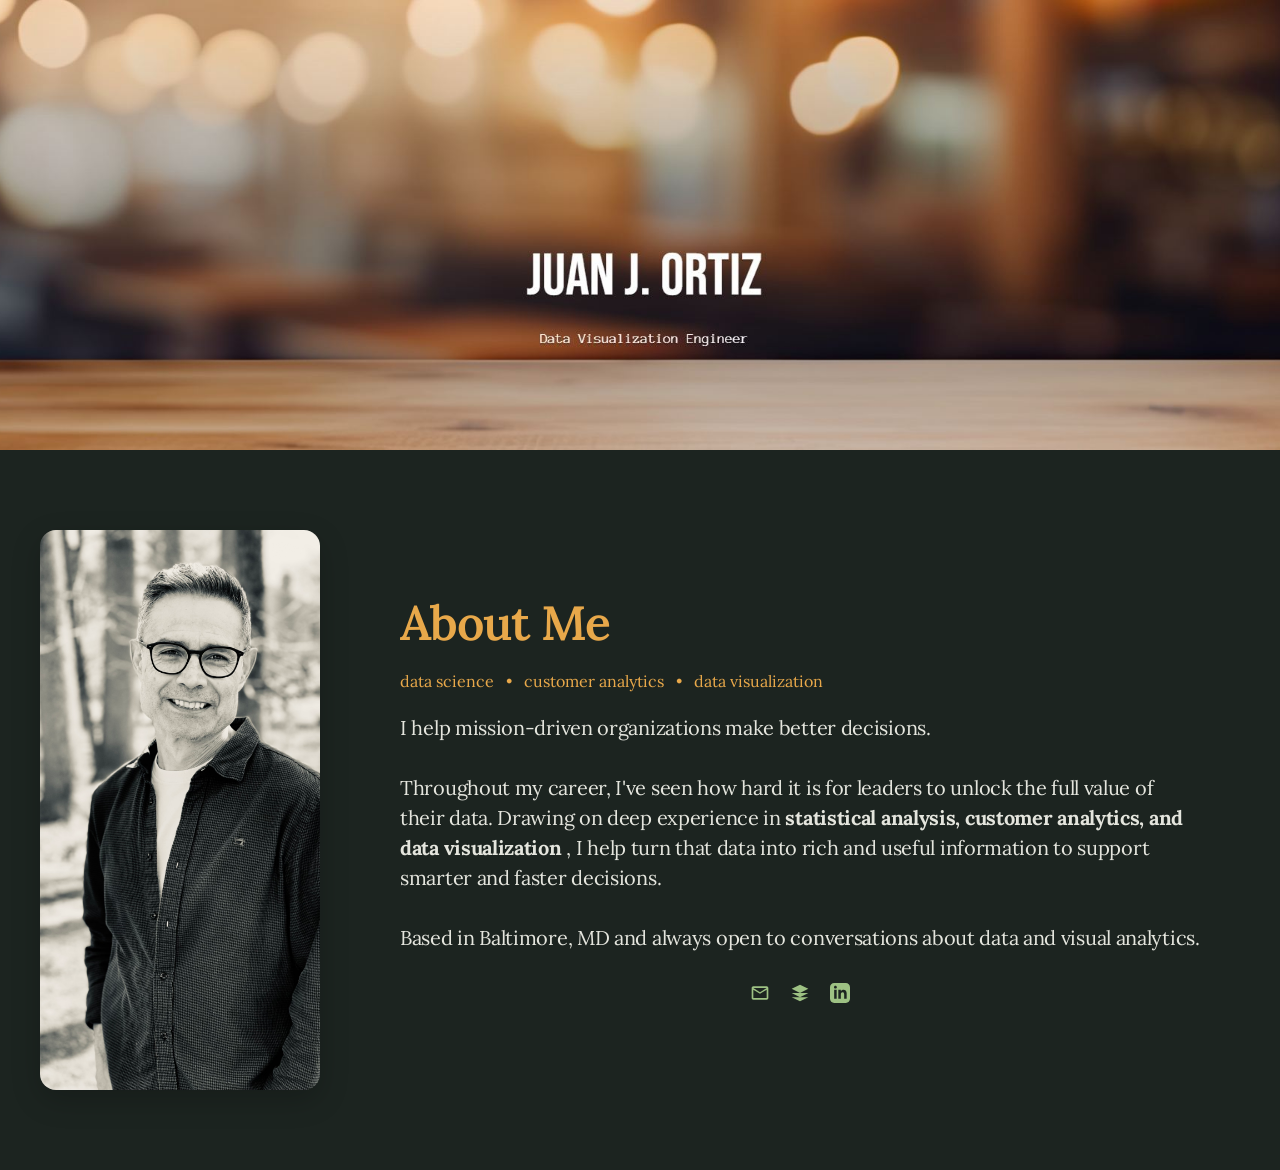
<file: index.html>
<!DOCTYPE html>
<html lang="en">
<head>
    <meta charset="UTF-8">
    <meta name="viewport" content="width=device-width, initial-scale=1.0">
    <meta name="description" content="Juan Ortiz - Data Visualization Engineer">
    <title>Juan J. Ortiz</title>
    <link rel="stylesheet" href="styles.css">
    <link rel="preconnect" href="https://fonts.googleapis.com">
    <link rel="preconnect" href="https://fonts.gstatic.com" crossorigin>
    <link href="https://fonts.googleapis.com/css2?family=Lora:ital,wght@0,400;0,500;0,600;0,700;1,400;1,700&display=swap" rel="stylesheet">
</head>
<body>
    <!-- Hero Section -->
    <section class="hero-section"></section>

    <!-- Content Section -->
    <section class="content-section">
        <img src="./assets/jjoo_bw.JPEG" alt="Juan J. Ortiz" class="avatar">
        
        <div class="content">
            <h1>About Me</h1>
            <h4>
                <span>data science</span> &bull; <span>customer analytics</span> &bull; <span>data visualization</span>
            </h4>
            <p>I help mission-driven organizations make better decisions.</p>
            <p>
                Throughout my career, I've seen how hard it is for leaders to unlock the full value 
                of their data. Drawing on deep experience in <strong> statistical analysis, customer analytics, 
                and data visualization </strong>, I help turn that data into rich and useful information to 
                support smarter and faster decisions.
            </p>
            <p>Based in Baltimore, MD and always open to conversations about data and visual analytics.</p>
            <ul class="contact">
                <li><a href="mailto:juanjortiz02@yahoo.com" aria-label="Email"><svg xmlns="http://www.w3.org/2000/svg" width="20" height="20" viewBox="0 0 24 24" fill="currentColor"><path d="M22 6c0-1.1-.9-2-2-2H4c-1.1 0-2 .9-2 2v12c0 1.1.9 2 2 2h16c1.1 0 2-.9 2-2V6zm-2 0l-8 5-8-5h16zm0 12H4V8l8 5 8-5v10z"/></svg></a></li>
                <li><a target="_blank" rel="noopener noreferrer" href="https://www.datacamp.com/portfolio/juanjortiz02" aria-label="DataCamp"><svg xmlns="http://www.w3.org/2000/svg" width="20" height="20" viewBox="0 0 24 24" fill="currentColor"><path d="M12 2L2 7l10 5 10-5-10-5zM2 17l10 5 10-5M2 12l10 5 10-5"/></svg></a></li>
                <li><a target="_blank" rel="noopener noreferrer" href="https://www.linkedin.com/in/buzzlite/" aria-label="LinkedIn"><svg xmlns="http://www.w3.org/2000/svg" width="20" height="20" viewBox="0 0 24 24" fill="currentColor"><path d="M19 0h-14c-2.761 0-5 2.239-5 5v14c0 2.761 2.239 5 5 5h14c2.762 0 5-2.239 5-5v-14c0-2.761-2.238-5-5-5zm-11 19h-3v-11h3v11zm-1.5-12.268c-.966 0-1.75-.79-1.75-1.764s.784-1.764 1.75-1.764 1.75.79 1.75 1.764-.783 1.764-1.75 1.764zm13.5 12.268h-3v-5.604c0-3.368-4-3.113-4 0v5.604h-3v-11h3v1.765c1.396-2.586 7-2.777 7 2.476v6.759z"/></svg></a></li>
            </ul>
        </div>
    </section>
</body>
</html>
</file>
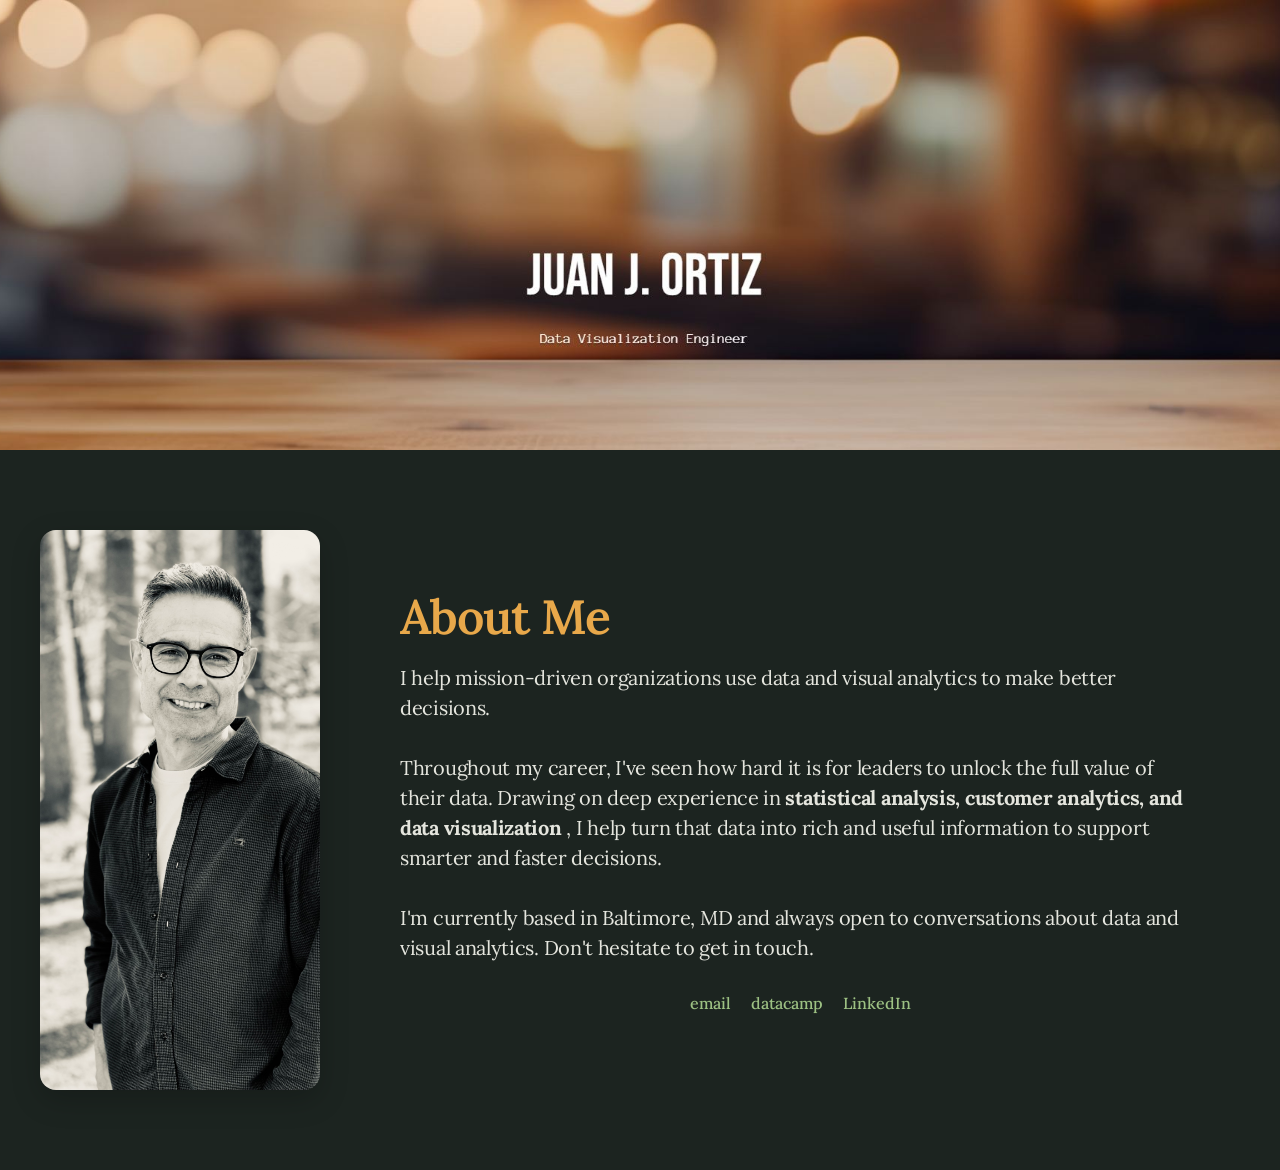
<file: hero_index.html>
<!DOCTYPE html>
<html lang="en">
<head>
    <meta charset="UTF-8">
    <meta name="viewport" content="width=device-width, initial-scale=1.0">
    <meta name="description" content="Juan Ortiz - Data Visualization Engineer">
    <title>Juan J. Ortiz</title>
    <link rel="stylesheet" href="styles.css">
    <link rel="preconnect" href="https://fonts.googleapis.com">
    <link rel="preconnect" href="https://fonts.gstatic.com" crossorigin>
    <link href="https://fonts.googleapis.com/css2?family=Lora:ital,wght@0,400;0,500;0,600;0,700;1,400;1,700&display=swap" rel="stylesheet">
</head>
<body>
    <!-- Hero Section -->
    <section class="hero-section"></section>

    <!-- Content Section -->
    <section class="content-section">
        <img src="./assets/jjoo_bw.JPEG" alt="Juan J. Ortiz" class="avatar">
        
        <div class="content">
            <h1>About Me</h1>
            <p>I help mission-driven organizations use data and visual analytics to make better decisions.</p>
            <p>
                Throughout my career, I've seen how hard it is for leaders to unlock the full value 
                of their data. Drawing on deep experience in <strong> statistical analysis, customer analytics, 
                and data visualization </strong>, I help turn that data into rich and useful information to 
                support smarter and faster decisions.
            </p>
            <p>I'm currently based in Baltimore, MD and always open to conversations about data and visual analytics.  
                Don't hesitate to get in touch.</p>
            <ul class="contact">
                <li><a href="mailto:juanjortiz02@yahoo.com">email</a></li>
                <li><a target="_blank" rel="noopener noreferrer" href="https://www.datacamp.com/portfolio/juanjortiz02">datacamp</a></li>
                <li><a target="_blank" rel="noopener noreferrer" href="https://www.linkedin.com/in/buzzlite/">LinkedIn</a></li>
            </ul>
        </div>
    </section>
</body>
</html>
</file>
<file: styles.css>
:root {
  /* Color Palette */
  --background: #1C2420;    /* Deep Forest */
  --headings: #E8A84A;     /* Candle Light */
  --body: #FAFAF2;         /* Ivory */
  --accent: #9DC183;       /* Sage Green */
  --library-green: #3D5C46; /* Moss Green */
  --light: #FAFAF2;        /* Light text */

  /* Typography */
  --font-main: 'Lora', serif;
}

/* Base Styles */
body {
  font-family: var(--font-main);
  margin: 0;
  padding: 0;
  min-height: 100vh;
  display: flex;
  flex-direction: column;
}

/* Hero Section */
.hero-section {
  position: relative;
  width: 100%;
  height: 50vh;
  min-height: 380px;
  background-image: url('./assets/background_lights.jpg');
  background-size: cover;
  background-position: center;
  display: flex;
  justify-content: center;
  align-items: center;
}

/* Content Section */
.content-section {
  position: relative;
  width: 100%;
  background-color: var(--background);
  color: var(--body);
  padding: 80px 20px;
  display: flex;
  flex-direction: row;
  justify-content: center;
  align-items: center;
  flex: 1;
  box-sizing: border-box;
}

/* Avatar */
.avatar {
  border-radius: 16px;
  border: none;
  width: 280px;
  height: 560px;
  object-fit: cover;
  object-position: center;
  margin-right: 40px;
  box-shadow: 0 10px 30px rgba(0, 0, 0, 0.2);
  transition: all 0.3s ease;
  position: relative;
  z-index: 2;
}

/* Content Container */
.content {
  position: relative;
  z-index: 3;
  text-align: left;
  color: var(--light);
  max-width: 800px;
  padding: 40px;
}

.content h1 {
  font-size: 3rem;
  margin: 0;
  font-weight: 600;
  font-family: var(--font-main);
  letter-spacing: -1px;
  line-height: 1.1;
  color: var(--headings);
}

.content h4 {
  font-weight: 400;
  color: var(--headings);
  word-spacing: 8px;
}

.content h4 span {
  word-spacing: 0px;
}

.content p {
  font-size: 1.25rem;
  margin: 20px 0 30px;
  opacity: 0.9;
  font-family: var(--font-main);
  font-weight: 400;
  line-height: 1.5;
  letter-spacing: -0.3px;
  color: var(--body);
}

/* Contact Links */
.contact {
  list-style: none;
  padding: 0;
  display: flex;
  justify-content: center;
  gap: 20px;
  flex-wrap: wrap;
}

.contact li a {
  color: var(--accent);
  text-decoration: none;
  font-weight: 500;
  transition: all 0.3s;
  border-bottom: 2px solid transparent;
}

.contact li a:hover {
  color: var(--library-green);
  transform: translateY(-2px);
  border-bottom: 2px solid var(--library-green);
}
</file>
